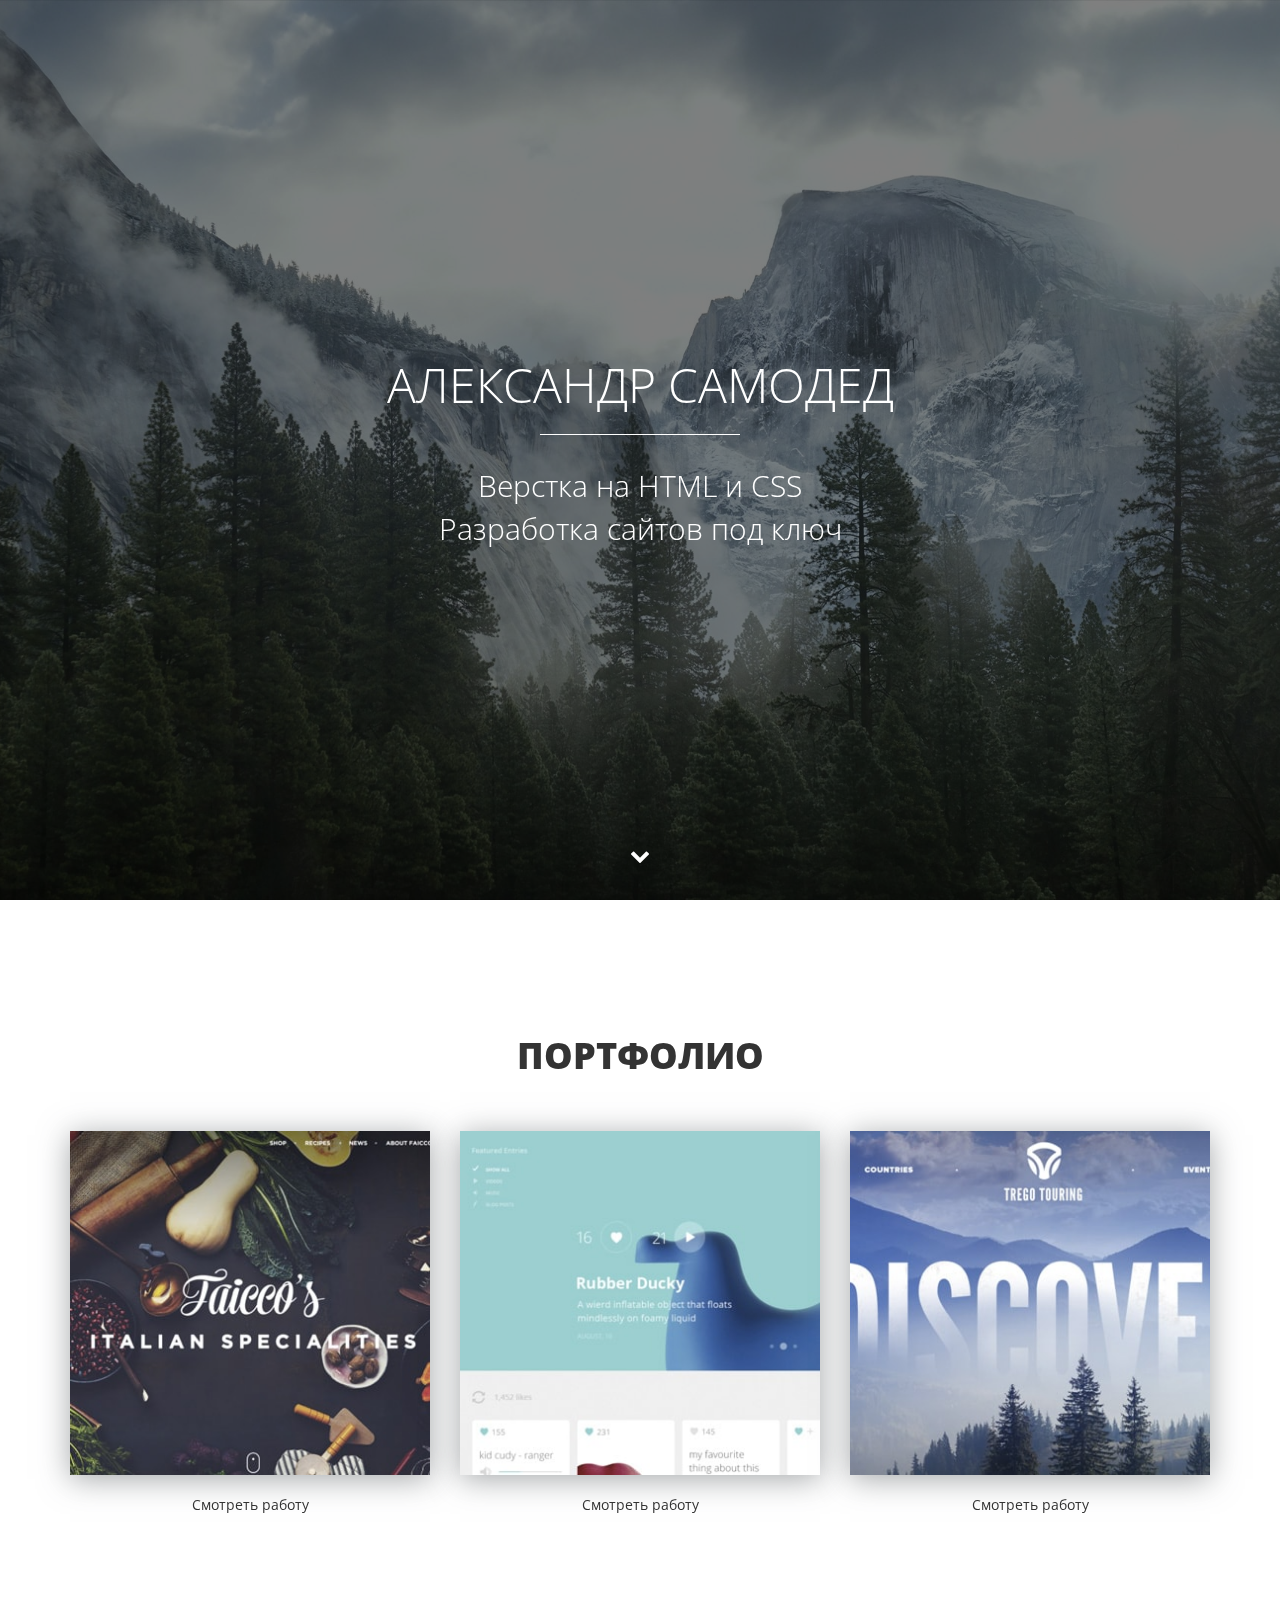
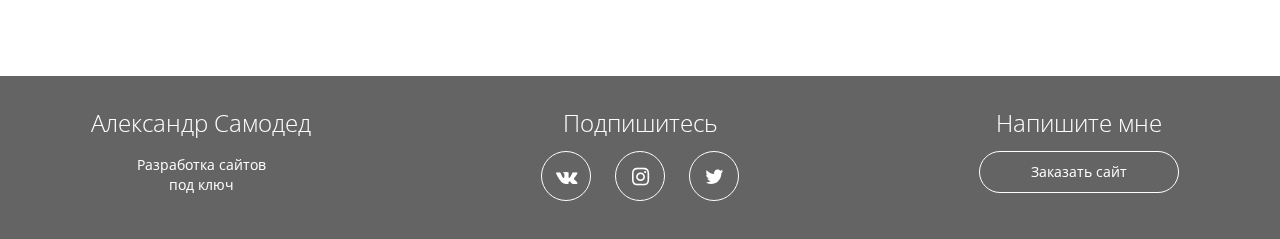
<file: index.html>
<!DOCTYPE html>
<html lang="ru">
<head>
  <meta charset="utf-8">
  <meta http-equiv="X-UA-Compatible" content="IE=edge">
  <meta name="viewport" content="width=device-width, initial-scale=1">
  <!-- meta для соцсетей -->
  <meta property="og:url" content="">
  <meta property="og:type" content="website">
  <meta property="og:title" content="А.Самодед - верстка сайтов на HTML и CSS">
  <meta property="og:image" content="">
  <meta property="og:description" content="Закажите разработку сайта без посредников от 5 990 рублей">
  <meta property="og:site_name" content="Портфолио верстальщика">
  <meta property="article:author" content="Александр Самодед">
  <!-- Заголовок сайта -->
  <title>Александр Самодед - Портфолио</title>
  <link href="https://fonts.googleapis.com/css?family=Open+Sans:400,700&amp;subset=cyrillic" rel="stylesheet">
  <link href="css/bootstrap.min.css" rel="stylesheet">
  <link rel="stylesheet" href="css/fontello.css">
  <link rel="stylesheet" href="css/fontello-embedded.css">
  <link href="css/style.css" rel="stylesheet">
  <!-- Фавиконка -->
  <link rel="shortcut icon" type="image/x-icon" href="favicon.ico">
    <!--[if lt IE 9]>
      <script src="https://oss.maxcdn.com/html5shiv/3.7.3/html5shiv.min.js"></script>
      <script src="https://oss.maxcdn.com/respond/1.4.2/respond.min.js"></script>
    <![endif]-->
  </head>
  <body>

    <div class="main parallax-window" data-parallax="scroll" data-image-src="img/main-bg.jpg">
      <div class="main-overlay"></div>
      <div class="wrapper">
        <div class="main-header">
          <h1>Александр Самодед</h1>
          <div class="main-line"></div>
          <p>Верстка на HTML и CSS <br>Разработка сайтов под ключ</p>
        </div>
      </div>
      <a class="main-down slowly" href="#portfolio"><i class="icon-down"></i></a>
    </div>

    <!-- Портфолио -->

    <div class="portfolio" id="portfolio">
      <div class="container">
        <h2 class="section-header">Портфолио</h2>
        <div class="row">
          <div class="col-md-4">
            <div class="portfolio-block">
              <img src="img/portfolio/1.jpg" alt="Работа №1">
              <a class="link cd-modal-trigger" data-work='work-1' href="#0">Смотреть работу</a>
            </div>
          </div>
          <div class="col-md-4">
            <div class="portfolio-block">
              <img src="img/portfolio/2.jpg" alt="Работа №2">
              <a class="link cd-modal-trigger" data-work='work-2' href="#0">Смотреть работу</a>
            </div>
          </div>
          <div class="col-md-4">
            <div class="portfolio-block">
              <img src="img/portfolio/3.jpg" alt="Работа №3">
              <a class="link cd-modal-trigger" data-work='work-3' href="#0">Смотреть работу</a>
            </div>
          </div>
        </div>
      </div>
    </div>

    <!-- Подвал -->

    <div class="footer">
      <div class="container">
        <div class="row">
          <div class="col-md-3">
            <strong>Александр Самодед</strong>
            <p>Разработка сайтов <br>под ключ</p>
          </div>
          <div class="col-md-6">
            <strong>Подпишитесь</strong>
            <div class="social-links">
              <a href="https://vk.com/asamoded"><i class="icon-vk"></i></a>
              <a href="https://www.instagram.com/asamoded/"><i class="icon-instagram"></i></a>
              <a href="https://twitter.com/asamoded?lang=ru"><i class="icon-twitter"></i></a>
            </div>
          </div>
          <div class="col-md-3">
            <strong>Напишите мне</strong>
            <a href="https://vk.me/asamoded" class="offer-btn">Заказать сайт</a>
          </div>
        </div>
      </div>
    </div>

    <!-- Модальные окна -->

    <div class="cd-modal">
      <div class="modal-content">

      </div> <!-- .modal-content -->

      <a href="#0" class="modal-close">Close</a>
    </div> <!-- .cd-modal -->

    <div class="cd-transition-layer"> 
      <div class="bg-layer"></div>
    </div> <!-- .cd-transition-layer -->

    <!-- Всплывающие модальные окна -->
    <div class="modal fade" id="work" role="dialog">
      <div class="modal-dialog" role="document">
        <div class="modal-content">
          <div class="modal-header">
            <button type="button" class="close" data-dismiss="modal" aria-label="Close"><span aria-hidden="true">&times;</span></button>
            <h4 class="modal-title">Описание проекта</h4>
          </div>
          <div class="modal-body">

          </div>
        </div>
      </div>
    </div>
    

    <!-- jQuery (necessary for Bootstrap's JavaScript plugins) -->
    <script src="https://ajax.googleapis.com/ajax/libs/jquery/1.12.4/jquery.min.js"></script>
    <script src="js/main.js"></script>
    <script src="js/parallax.min.js"></script>
    <script>
      $(function() {
        var link = $('.cd-modal-trigger');
        link.on('click', function(event) {
          var work = $(this).attr('data-work');
          $('.modal-content').load(work+'.html');
        });
      });
    </script>

    <!-- Навигация - плавный скролллинг к якорю -->
    <script>
      $(document).ready(function() {
        $(".slowly").on("click", function (event) {
          // отменяем стандартную обработку нажатия по ссылке
          event.preventDefault();
          // забираем идентификатор блока с атрибута href
          var id = $(this).attr('href'),
          // узнаем высоту от начала страницы до блока на который сслылается якорь
          top = $(id).offset().top;
          // анимируем переход на расстояние - top за 1500 мс
          $('body,html').animate({scrollTop: top}, 800);
        });

      });
    </script>
  </body>
  </html>
</file>
<file: css/fontello.css>
@font-face {
  font-family: 'fontello';
  src: url('../font/fontello.eot?83206753');
  src: url('../font/fontello.eot?83206753#iefix') format('embedded-opentype'),
       url('../font/fontello.woff2?83206753') format('woff2'),
       url('../font/fontello.woff?83206753') format('woff'),
       url('../font/fontello.ttf?83206753') format('truetype'),
       url('../font/fontello.svg?83206753#fontello') format('svg');
  font-weight: normal;
  font-style: normal;
}
/* Chrome hack: SVG is rendered more smooth in Windozze. 100% magic, uncomment if you need it. */
/* Note, that will break hinting! In other OS-es font will be not as sharp as it could be */
/*
@media screen and (-webkit-min-device-pixel-ratio:0) {
  @font-face {
    font-family: 'fontello';
    src: url('../font/fontello.svg?83206753#fontello') format('svg');
  }
}
*/
 
 [class^="icon-"]:before, [class*=" icon-"]:before {
  font-family: "fontello";
  font-style: normal;
  font-weight: normal;
  speak: none;
 
  display: inline-block;
  text-decoration: inherit;
  width: 1em;
  margin-right: .2em;
  text-align: center;
  /* opacity: .8; */
 
  /* For safety - reset parent styles, that can break glyph codes*/
  font-variant: normal;
  text-transform: none;
 
  /* fix buttons height, for twitter bootstrap */
  line-height: 1em;
 
  /* Animation center compensation - margins should be symmetric */
  /* remove if not needed */
  margin-left: .2em;
 
  /* you can be more comfortable with increased icons size */
  /* font-size: 120%; */
 
  /* Font smoothing. That was taken from TWBS */
  -webkit-font-smoothing: antialiased;
  -moz-osx-font-smoothing: grayscale;
 
  /* Uncomment for 3D effect */
  /* text-shadow: 1px 1px 1px rgba(127, 127, 127, 0.3); */
}
 
.icon-down:before { content: '\e800'; } /* '' */
.icon-twitter:before { content: '\f099'; } /* '' */
.icon-instagram:before { content: '\f16d'; } /* '' */
.icon-vk:before { content: '\f189'; } /* '' */
</file>
<file: css/fontello-embedded.css>
@font-face {
  font-family: 'fontello';
  src: url('../font/fontello.eot?32947836');
  src: url('../font/fontello.eot?32947836#iefix') format('embedded-opentype'),
       url('../font/fontello.svg?32947836#fontello') format('svg');
  font-weight: normal;
  font-style: normal;
}
@font-face {
  font-family: 'fontello';
  src: url('[data-uri]') format('woff'),
       url('[data-uri]') format('truetype');
}
/* Chrome hack: SVG is rendered more smooth in Windozze. 100% magic, uncomment if you need it. */
/* Note, that will break hinting! In other OS-es font will be not as sharp as it could be */
/*
@media screen and (-webkit-min-device-pixel-ratio:0) {
  @font-face {
    font-family: 'fontello';
    src: url('../font/fontello.svg?32947836#fontello') format('svg');
  }
}
*/
 
 [class^="icon-"]:before, [class*=" icon-"]:before {
  font-family: "fontello";
  font-style: normal;
  font-weight: normal;
  speak: none;
 
  display: inline-block;
  text-decoration: inherit;
  width: 1em;
  margin-right: .2em;
  text-align: center;
  /* opacity: .8; */
 
  /* For safety - reset parent styles, that can break glyph codes*/
  font-variant: normal;
  text-transform: none;
     
  /* fix buttons height, for twitter bootstrap */
  line-height: 1em;
 
  /* Animation center compensation - margins should be symmetric */
  /* remove if not needed */
  margin-left: .2em;
 
  /* you can be more comfortable with increased icons size */
  /* font-size: 120%; */
 
  /* Uncomment for 3D effect */
  /* text-shadow: 1px 1px 1px rgba(127, 127, 127, 0.3); */
}
.icon-down:before { content: '\e800'; } /* '' */
.icon-twitter:before { content: '\f099'; } /* '' */
.icon-instagram:before { content: '\f16d'; } /* '' */
.icon-vk:before { content: '\f189'; } /* '' */
</file>
<file: css/style.css>
body {
	font-family: 'Open Sans', sans-serif;
}
html {
	font-size: 10px;
}
a:active, a:visited, a:focus {
	text-decoration: none;
	outline: none;
}
.wrapper {
	display:table-cell;
	vertical-align:middle;
}
.main {
	position: relative;
	display: table;
	width: 100%;
	text-align: center;
	color: #fff;
	height: 100vh;
	/*background: #000 url(../img/main-bg.jpg) center center no-repeat;*/
}
.main-overlay {
	position: absolute;
	z-index: 1;
	width: 100%;
	height: 100%;
	background-color: rgba(0,0,0,0.5);
}
.main h1 {
	margin-bottom: 1.4rem;
	font-weight: 300;
	text-transform: uppercase;
	font-size: 4.8rem;
}
.main p {
	font-size: 3rem;
	font-weight: 300;
}
.main-header {
	position: relative;
	z-index: 2;
}
.main-line {
	width: 200px;
	height: 1px;
	background-color: #fff;
	margin: 0 auto;
}
.main-down {
	position: absolute;
	color: #fff;
	z-index: 4;
	bottom: 2rem;
	display: inline-block;
	font-size: 2rem;
	width: 50px;
	height: 50px;
	border-radius: 50%;
	border: 1px solid transparent;
	line-height: 50px;
	left: 50%;
	margin-left: -25px;
	-webkit-transition: 0.2s;
	-o-transition: 0.2s;
	transition: 0.2s;
}
.main-down:hover {
	color: #fff;
	border-color: #fff;
}

/* Секция с портфолио */
.portfolio {
	padding: 10rem 0px;
	text-align: center;
}
.section-header {
	text-transform: uppercase;
	font-weight: 800;
	font-size: 3.6rem;
	margin-bottom: 5rem;
}
.portfolio img {
	width: 100%;
	max-width: 360px;
	-webkit-box-shadow: 0px 4px 29px 0px rgba(87, 92, 97, 0.54);
	box-shadow: 0px 4px 29px 0px rgba(87, 92, 97, 0.54);
}
.portfolio a {
	display: block;
	margin: 2rem auto 6rem;
	color: #333;
	width: 17rem;
	border-bottom: 1px solid transparent;
}
.portfolio a:hover {
	text-decoration: none;
	border-bottom: 1px dotted #333;
}

/* FOOTER */
.footer {
	background-color: #646464;
	color: #fff;
	text-align: center;
	padding: 3rem 0;
}
.footer strong {
	font-weight: 300;
	font-size: 2.4rem;
}
.social-links {
	margin-top: 1rem;
}
.social-links a {
	width: 5rem;
	height: 5rem;
	line-height: 5rem;
	display: inline-block;
	color: #fff;
	border: 1px solid #fff;
	border-radius: 50%;
	margin-left: 1rem;
	margin-right: 1rem;
	font-size: 2rem;
	-webkit-transition: 0.2s;
	-o-transition: 0.2s;
	transition: 0.2s;
}
.social-links a:hover {
	background-color: #fff;
	color: #646464;
}
.offer-btn {
	display: block;
	width: 80%;
	max-width: 200px;
	margin: 1rem auto;
	border: 1px solid #fff;
	padding-top: 1rem;
	padding-bottom: 1rem;
	color: #fff;
	border-radius: 100px;
	-webkit-transition: 0.2s;
	-o-transition: 0.2s;
	transition: 0.2s;
}
.offer-btn:hover {
	background-color: #fff;
	color: #646464;
	text-decoration: none;
}

.modal-title {
	font-weight: 800;
	font-size: 2rem;
}
.close {
	background-color: transparent;
	border: none;
	font-size: 2.5rem;
	position: absolute;
	right: 2rem;
	top: 1rem;
}
.modal-btn {
	display: inline-block;
	color: #fff;
	border: 1px solid #fff;
	padding: 10px 20px;
	border-radius: 5px;
}
.modal-btn:hover {
	background-color: #fff;
	color: #333;
	text-decoration: none;
}
@media (min-width: 0px) and (max-width: 767px) {
	html {
		font-size: 7px;
	}
	.footer strong {
		margin: 3rem 0 2rem;
		display: inline-block;
	}
	.social-links a {
		font-size: 1.5rem;
	}
}

@media (min-width: 768px) and (max-width: 991px) {
	.footer strong {
		margin: 3rem 0 2rem;
		display: inline-block;
	}
}

/* -------------------------------- 

Оформление модального окна

-------------------------------- */

.cd-main-content {
  position: relative;
  z-index: 1;
  width: 100%;
  height: 100vh;
  /* vertically align its content */
  display: table;
  background-color: #e4dcca;
}
.cd-main-content .center {
  /* vertically align inside parent element */
  display: table-cell;
  vertical-align: middle;
  text-align: center;
}

/* -------------------------------- 

Modal window 

-------------------------------- */
.cd-modal {
  position: fixed;
  top: 0;
  left: 0;
  z-index: 3;
  height: 100%;
  width: 100%;
  overflow: hidden;
  background-size: cover;
  opacity: 0;
  visibility: hidden;
  -webkit-transition: opacity 0.3s 0s, visibility 0s 0.3s;
  -moz-transition: opacity 0.3s 0s, visibility 0s 0.3s;
  transition: opacity 0.3s 0s, visibility 0s 0.3s;
}
.modal-content {
	background: #402f44 url(../img/modal-bg.jpg) no-repeat center center;
}
.cd-modal .modal-content {
  height: 100%;
  overflow-y: auto;
  padding: 3em 5%;
  color: #e4dcca;
  -webkit-font-smoothing: antialiased;
  -moz-osx-font-smoothing: grayscale;
}
.cd-modal h1 {
  text-align: center;
}
.cd-modal h1::after {
  /* ink/brush separation */
  content: '';
  display: block;
  width: 130px;
  height: 18px;
  background: url(../img/ink-separation.svg) no-repeat center center;
  margin: .2em auto 0;
}
.cd-modal p {
  line-height: 1.6;
  max-width: 800px;
}
.cd-modal .modal-close {
  /* 'X' icon */
  position: absolute;
  z-index: 1;
  top: 20px;
  right: 5%;
  height: 45px;
  width: 45px;
  border-radius: 50%;
  background: rgba(0, 0, 0, 0.3) url(../img/cd-icon-close.svg) no-repeat center center;
  /* image replacement */
  overflow: hidden;
  text-indent: 100%;
  white-space: nowrap;
  visibility: hidden;
  opacity: 0;
  -webkit-transform: scale(0);
  -moz-transform: scale(0);
  -ms-transform: scale(0);
  -o-transform: scale(0);
  transform: scale(0);
  -webkit-transition: -webkit-transform 0.3s 0s, visibility 0s 0.3s, opacity 0.3s 0s;
  -moz-transition: -moz-transform 0.3s 0s, visibility 0s 0.3s, opacity 0.3s 0s;
  transition: transform 0.3s 0s, visibility 0s 0.3s, opacity 0.3s 0s;
}
.no-touch .cd-modal .modal-close:hover {
  background-color: rgba(0, 0, 0, 0.5);
}
.cd-modal.visible {
  opacity: 1;
  visibility: visible;
  -webkit-transition: opacity 0.7s, visibility 0s;
  -moz-transition: opacity 0.7s, visibility 0s;
  transition: opacity 0.7s, visibility 0s;
}
.cd-modal.visible .modal-content {
  /* this fixes the buggy scrolling on webkit browsers - mobile devices only - when overflow property is applied */
  -webkit-overflow-scrolling: touch;
}
.cd-modal.visible .modal-close {
  visibility: visible;
  opacity: 1;
  -webkit-transition: -webkit-transform 0.3s 0s, visibility 0s 0s, opacity 0.3s 0s;
  -moz-transition: -moz-transform 0.3s 0s, visibility 0s 0s, opacity 0.3s 0s;
  transition: transform 0.3s 0s, visibility 0s 0s, opacity 0.3s 0s;
  -webkit-transform: scale(1);
  -moz-transform: scale(1);
  -ms-transform: scale(1);
  -o-transform: scale(1);
  transform: scale(1);
}
@media only screen and (min-width: 1100px) {
  .cd-modal .modal-content {
    padding: 6em 5%;
  }
  .cd-modal .modal-close {
    height: 60px;
    width: 60px;
  }
  .cd-modal p {
    font-size: 2rem;
  }
}

/* -------------------------------- 

Transition Layer 

-------------------------------- */
.cd-transition-layer {
  position: fixed;
  top: 0;
  left: 0;
  z-index: 2;
  height: 100%;
  width: 100%;
  opacity: 0;
  visibility: hidden;
  overflow: hidden;
}
.cd-transition-layer .bg-layer {
  position: absolute;
  left: 50%;
  top: 50%;
  -webkit-transform: translateY(-50%) translateX(-2%);
  -moz-transform: translateY(-50%) translateX(-2%);
  -ms-transform: translateY(-50%) translateX(-2%);
  -o-transform: translateY(-50%) translateX(-2%);
  transform: translateY(-50%) translateX(-2%);
  /* its dimentions will be overwritten using jQuery to proportionally fit the viewport */
  height: 100%;
  /* our sprite is composed of 25 frames */
  width: 2500%;
  background: url(../img/ink.png) no-repeat 0 0;
  background-size: 100% 100%;
}
.cd-transition-layer.visible {
  opacity: 1;
  visibility: visible;
}
.cd-transition-layer.opening .bg-layer {
  -webkit-animation: cd-sequence 0.8s steps(24);
  -moz-animation: cd-sequence 0.8s steps(24);
  animation: cd-sequence 0.8s steps(24);
  -webkit-animation-fill-mode: forwards;
  -moz-animation-fill-mode: forwards;
  animation-fill-mode: forwards;
}
.cd-transition-layer.closing .bg-layer {
  -webkit-animation: cd-sequence-reverse 0.8s steps(24);
  -moz-animation: cd-sequence-reverse 0.8s steps(24);
  animation: cd-sequence-reverse 0.8s steps(24);
  -webkit-animation-fill-mode: forwards;
  -moz-animation-fill-mode: forwards;
  animation-fill-mode: forwards;
}
.no-cssanimations .cd-transition-layer {
  display: none;
}

@-webkit-keyframes cd-sequence {
  0% {
    /* translateX(-2%) is used to horizontally center the first frame inside the viewport */
    -webkit-transform: translateY(-50%) translateX(-2%);
  }
  100% {
    /* translateX(-98%) (2% + 96) is used to horizontally center the last frame inside the viewport  */
    -webkit-transform: translateY(-50%) translateX(-98%);
  }
}
@-moz-keyframes cd-sequence {
  0% {
    /* translateX(-2%) is used to horizontally center the first frame inside the viewport */
    -moz-transform: translateY(-50%) translateX(-2%);
  }
  100% {
    /* translateX(-98%) (2% + 96) is used to horizontally center the last frame inside the viewport  */
    -moz-transform: translateY(-50%) translateX(-98%);
  }
}
@keyframes cd-sequence {
  0% {
    /* translateX(-2%) is used to horizontally center the first frame inside the viewport */
    -webkit-transform: translateY(-50%) translateX(-2%);
    -moz-transform: translateY(-50%) translateX(-2%);
    -ms-transform: translateY(-50%) translateX(-2%);
    -o-transform: translateY(-50%) translateX(-2%);
    transform: translateY(-50%) translateX(-2%);
  }
  100% {
    /* translateX(-98%) (2% + 96) is used to horizontally center the last frame inside the viewport  */
    -webkit-transform: translateY(-50%) translateX(-98%);
    -moz-transform: translateY(-50%) translateX(-98%);
    -ms-transform: translateY(-50%) translateX(-98%);
    -o-transform: translateY(-50%) translateX(-98%);
    transform: translateY(-50%) translateX(-98%);
  }
}
@-webkit-keyframes cd-sequence-reverse {
  0% {
    -webkit-transform: translateY(-50%) translateX(-98%);
  }
  100% {
    -webkit-transform: translateY(-50%) translateX(-2%);
  }
}
@-moz-keyframes cd-sequence-reverse {
  0% {
    -moz-transform: translateY(-50%) translateX(-98%);
  }
  100% {
    -moz-transform: translateY(-50%) translateX(-2%);
  }
}
@keyframes cd-sequence-reverse {
  0% {
    -webkit-transform: translateY(-50%) translateX(-98%);
    -moz-transform: translateY(-50%) translateX(-98%);
    -ms-transform: translateY(-50%) translateX(-98%);
    -o-transform: translateY(-50%) translateX(-98%);
    transform: translateY(-50%) translateX(-98%);
  }
  100% {
    -webkit-transform: translateY(-50%) translateX(-2%);
    -moz-transform: translateY(-50%) translateX(-2%);
    -ms-transform: translateY(-50%) translateX(-2%);
    -o-transform: translateY(-50%) translateX(-2%);
    transform: translateY(-50%) translateX(-2%);
  }
}
</file>
